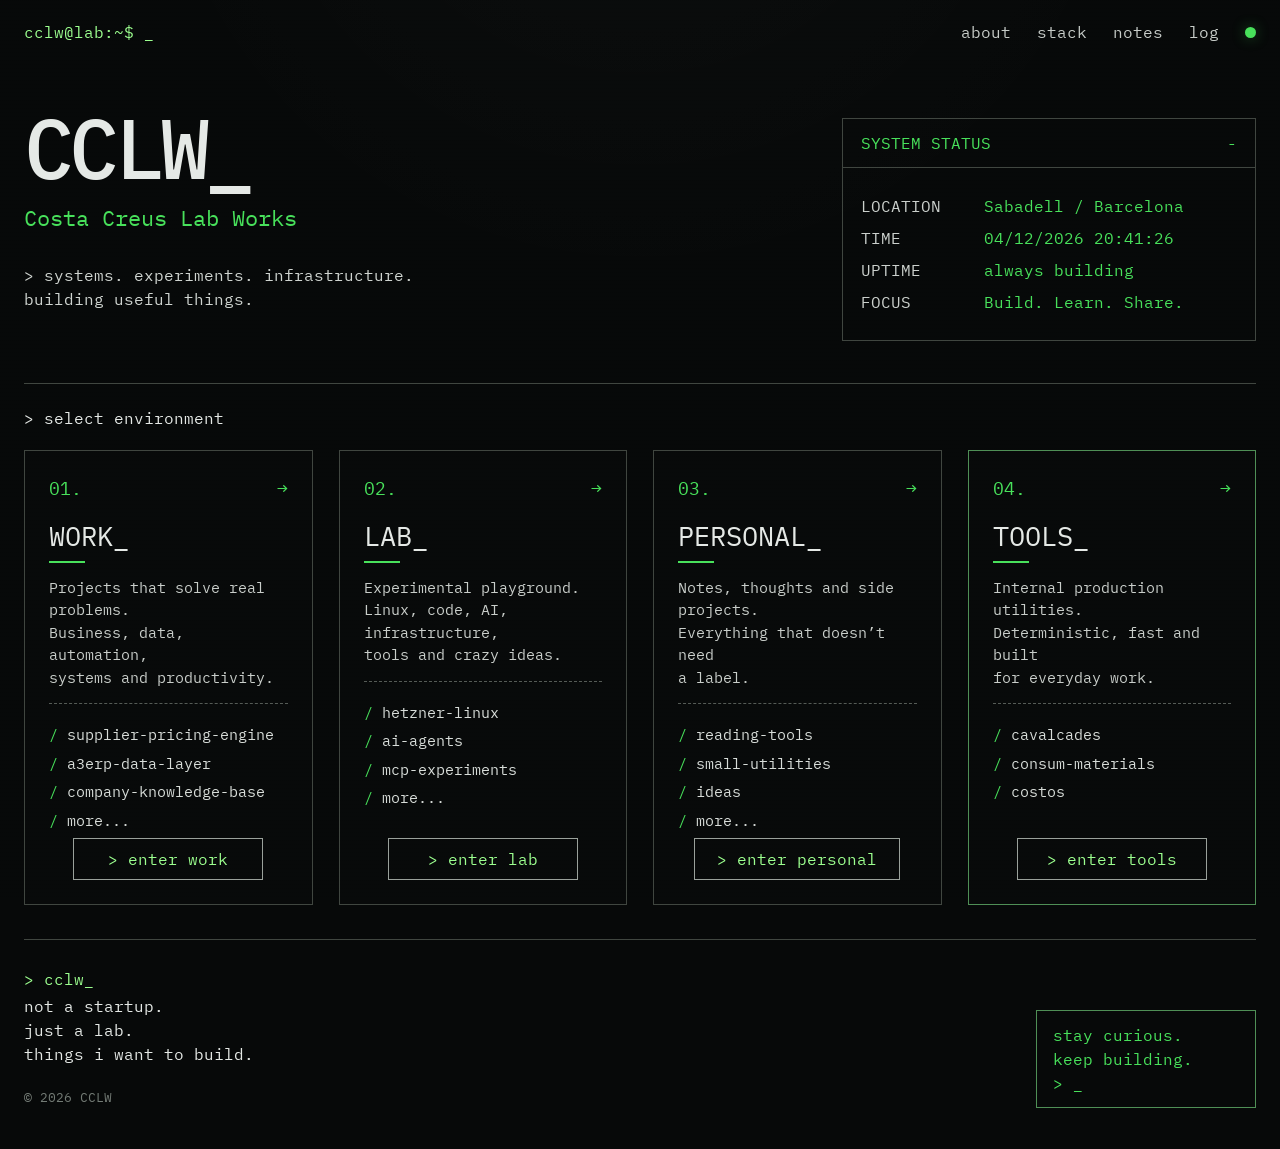
<file: index.html>
<!doctype html>
<html lang="ca">
<head>
  <meta charset="utf-8">
  <meta name="viewport" content="width=device-width,initial-scale=1">
  <meta name="description" content="CCLW — Costa Creus Lab Works. Work, Lab, Personal & Tools.">
  <title>CCLW_ — Costa Creus Lab Works</title>
  <link rel="preconnect" href="https://fonts.googleapis.com">
  <link rel="preconnect" href="https://fonts.gstatic.com" crossorigin>
  <link href="https://fonts.googleapis.com/css2?family=IBM+Plex+Mono:wght@400;500;600&display=swap" rel="stylesheet">
  <link rel="stylesheet" href="./styles.css">
</head>
<body>
  <div class="scanlines" aria-hidden="true"></div>

  <header class="topbar shell">
    <a class="prompt brand-mini" href="#top">cclw@lab:~$ <span class="cursor">_</span></a>
    <nav aria-label="Navegació principal">
      <a href="#about">about</a>
      <a href="#stack">stack</a>
      <a href="#notes">notes</a>
      <a href="#log">log</a>
      <span class="status-dot" title="online" aria-label="online"></span>
    </nav>
  </header>

  <main id="top" class="shell">
    <section class="hero">
      <div>
        <h1>CCLW<span class="cursor">_</span></h1>
        <p class="subtitle">Costa Creus Lab Works</p>
        <p class="lead">&gt; systems. experiments. infrastructure.<br>building useful things.</p>
      </div>

      <aside class="status-card" aria-label="System status">
        <div class="status-card__head">
          <span>SYSTEM STATUS</span><span>-</span>
        </div>
        <dl>
          <div><dt>LOCATION</dt><dd>Sabadell / Barcelona</dd></div>
          <div><dt>TIME</dt><dd id="clock">--:--:--</dd></div>
          <div><dt>UPTIME</dt><dd>always building</dd></div>
          <div><dt>FOCUS</dt><dd>Build. Learn. Share.</dd></div>
        </dl>
      </aside>
    </section>

    <section class="environments" aria-labelledby="select-env">
      <p id="select-env" class="section-kicker">&gt; select environment</p>

      <div class="cards">
        <article class="card" id="work">
          <div class="card-top"><span>01.</span><span>→</span></div>
          <h2>WORK<span class="cursor">_</span></h2>
          <div class="accent-line"></div>
          <p>Projects that solve real problems.<br>Business, data, automation,<br>systems and productivity.</p>
          <ul>
            <li>supplier-pricing-engine</li>
            <li>a3erp-data-layer</li>
            <li>company-knowledge-base</li>
            <li>more...</li>
          </ul>
          <a class="terminal-button" href="./work.html">&gt; enter work</a>
        </article>

        <article class="card" id="lab">
          <div class="card-top"><span>02.</span><span>→</span></div>
          <h2>LAB<span class="cursor">_</span></h2>
          <div class="accent-line"></div>
          <p>Experimental playground.<br>Linux, code, AI, infrastructure,<br>tools and crazy ideas.</p>
          <ul>
            <li>hetzner-linux</li>
            <li>ai-agents</li>
            <li>mcp-experiments</li>
            <li>more...</li>
          </ul>
          <a class="terminal-button" href="./lab.html">&gt; enter lab</a>
        </article>

        <article class="card" id="personal">
          <div class="card-top"><span>03.</span><span>→</span></div>
          <h2>PERSONAL<span class="cursor">_</span></h2>
          <div class="accent-line"></div>
          <p>Notes, thoughts and side projects.<br>Everything that doesn’t need<br>a label.</p>
          <ul>
            <li>reading-tools</li>
            <li>small-utilities</li>
            <li>ideas</li>
            <li>more...</li>
          </ul>
          <a class="terminal-button" href="./personal.html">&gt; enter personal</a>
        </article>

        <article class="card card--tools" id="tools">
          <div class="card-top"><span>04.</span><span>→</span></div>
          <h2>TOOLS<span class="cursor">_</span></h2>
          <div class="accent-line"></div>
          <p>Internal production utilities.<br>Deterministic, fast and built<br>for everyday work.</p>
          <ul>
            <li>cavalcades</li>
            <li>consum-materials</li>
            <li>costos</li>
          </ul>
          <a class="terminal-button" href="./tools.html">&gt; enter tools</a>
        </article>
      </div>
    </section>

    <section id="about" class="footer-grid">
      <div>
        <p class="prompt">&gt; cclw_</p>
        <p>not a startup.<br>just a lab.<br>things i want to build.</p>
        <small>© 2026 CCLW</small>
      </div>

      <div class="motto">
        stay curious.<br>
        keep building.<br>
        &gt; <span class="cursor">_</span>
      </div>
    </section>

    <section id="stack" class="hidden-anchor" aria-hidden="true"></section>
    <section id="notes" class="hidden-anchor" aria-hidden="true"></section>
    <section id="log" class="hidden-anchor" aria-hidden="true"></section>
  </main>

  <script src="./script.js"></script>
</body>
</html>
</file>
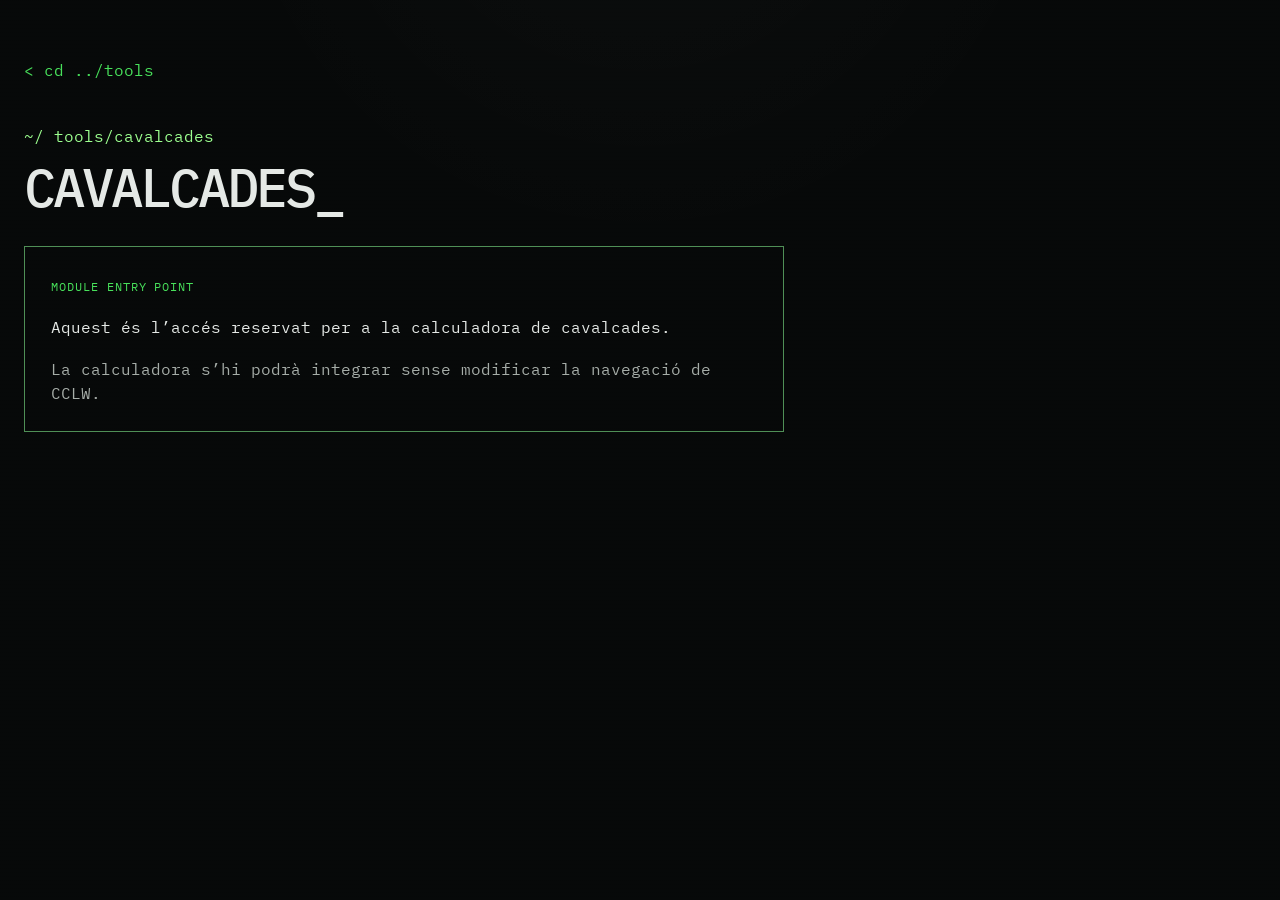
<file: cavalcades.html>
<!doctype html>
<html lang="ca">
<head>
  <meta charset="utf-8">
  <meta name="viewport" content="width=device-width,initial-scale=1">
  <meta name="description" content="CCLW Tools — Cavalcades.">
  <title>CAVALCADES — CCLW_</title>
  <link rel="preconnect" href="https://fonts.googleapis.com">
  <link rel="preconnect" href="https://fonts.gstatic.com" crossorigin>
  <link href="https://fonts.googleapis.com/css2?family=IBM+Plex+Mono:wght@400;500;600&display=swap" rel="stylesheet">
  <link rel="stylesheet" href="./styles.css">
</head>
<body>
  <div class="scanlines" aria-hidden="true"></div>
  <main class="shell subpage">
    <a class="back" href="./tools.html">&lt; cd ../tools</a>
    <p class="prompt">~/ tools/cavalcades</p>
    <h1>CAVALCADES<span class="cursor">_</span></h1>
    <div class="module-panel">
      <span class="tool-status">MODULE ENTRY POINT</span>
      <p>Aquest és l’accés reservat per a la calculadora de cavalcades.</p>
      <p class="muted">La calculadora s’hi podrà integrar sense modificar la navegació de CCLW.</p>
    </div>
  </main>
</body>
</html>
</file>
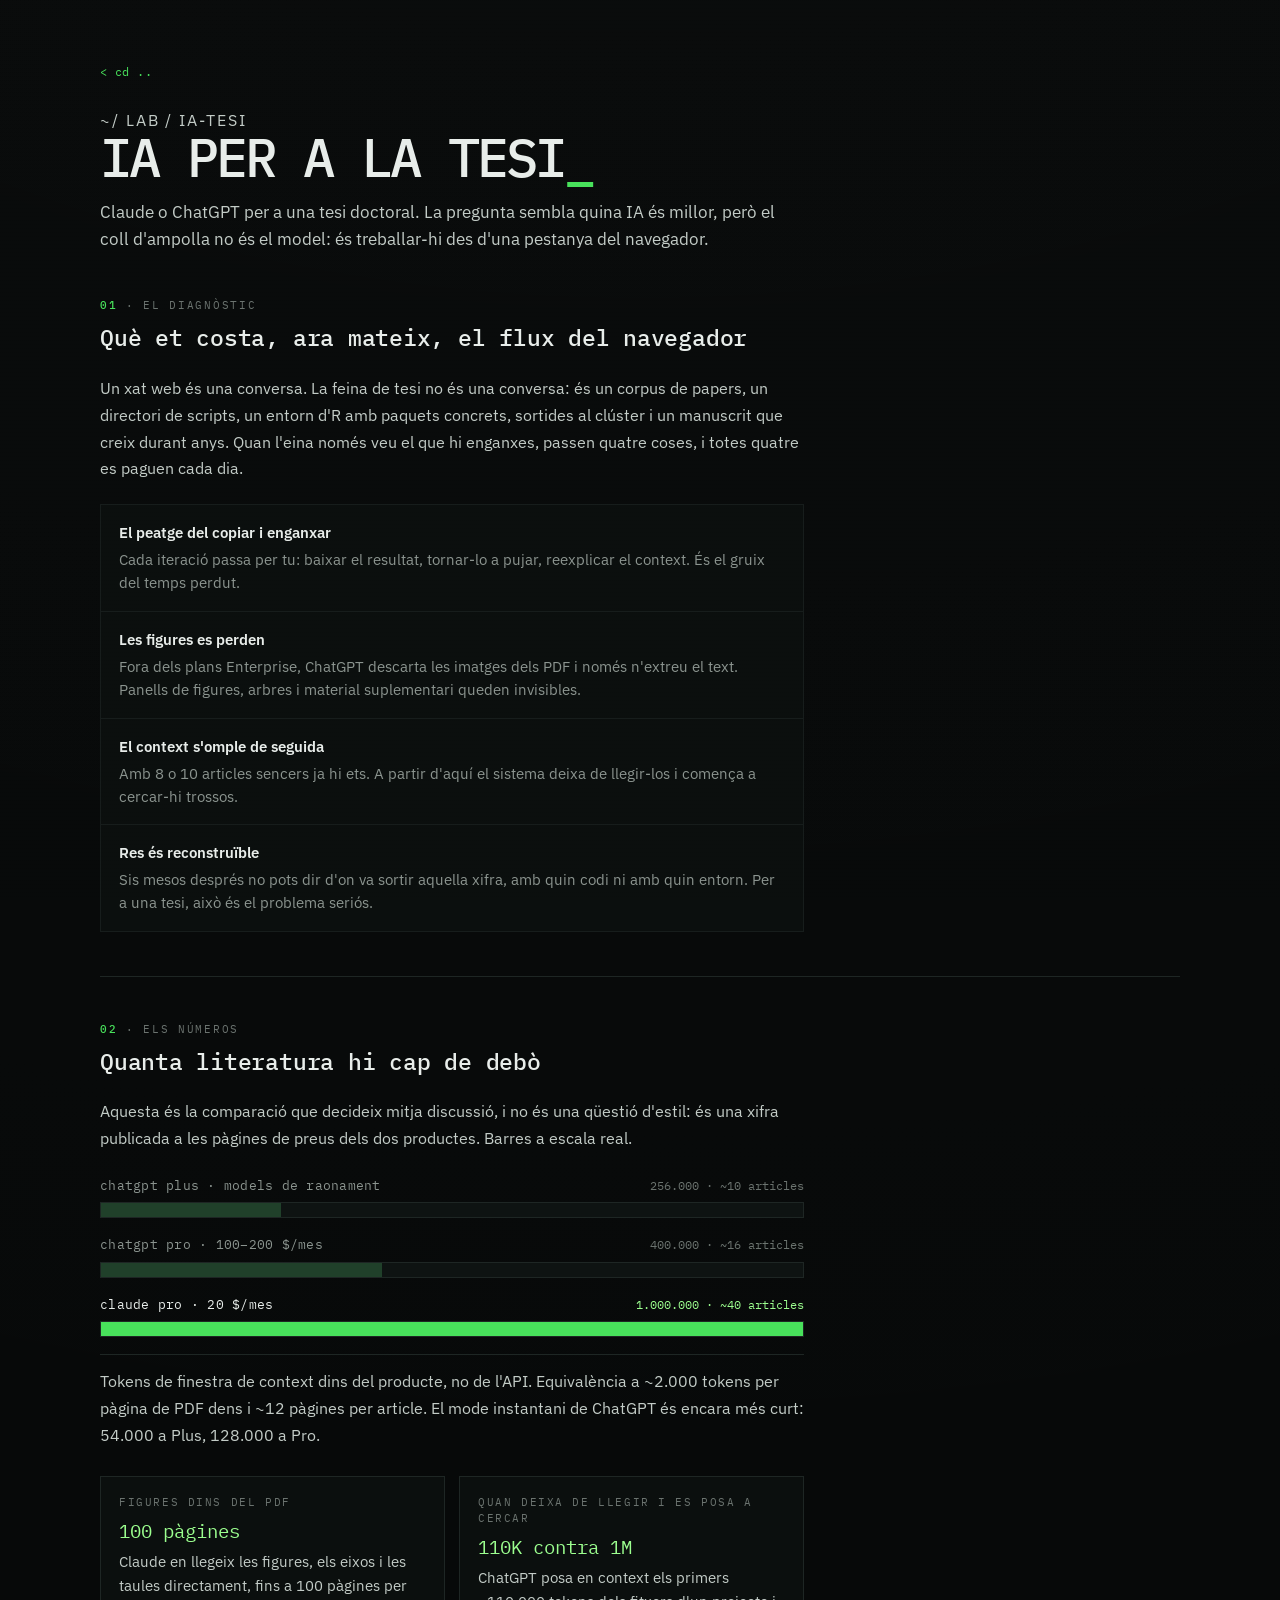
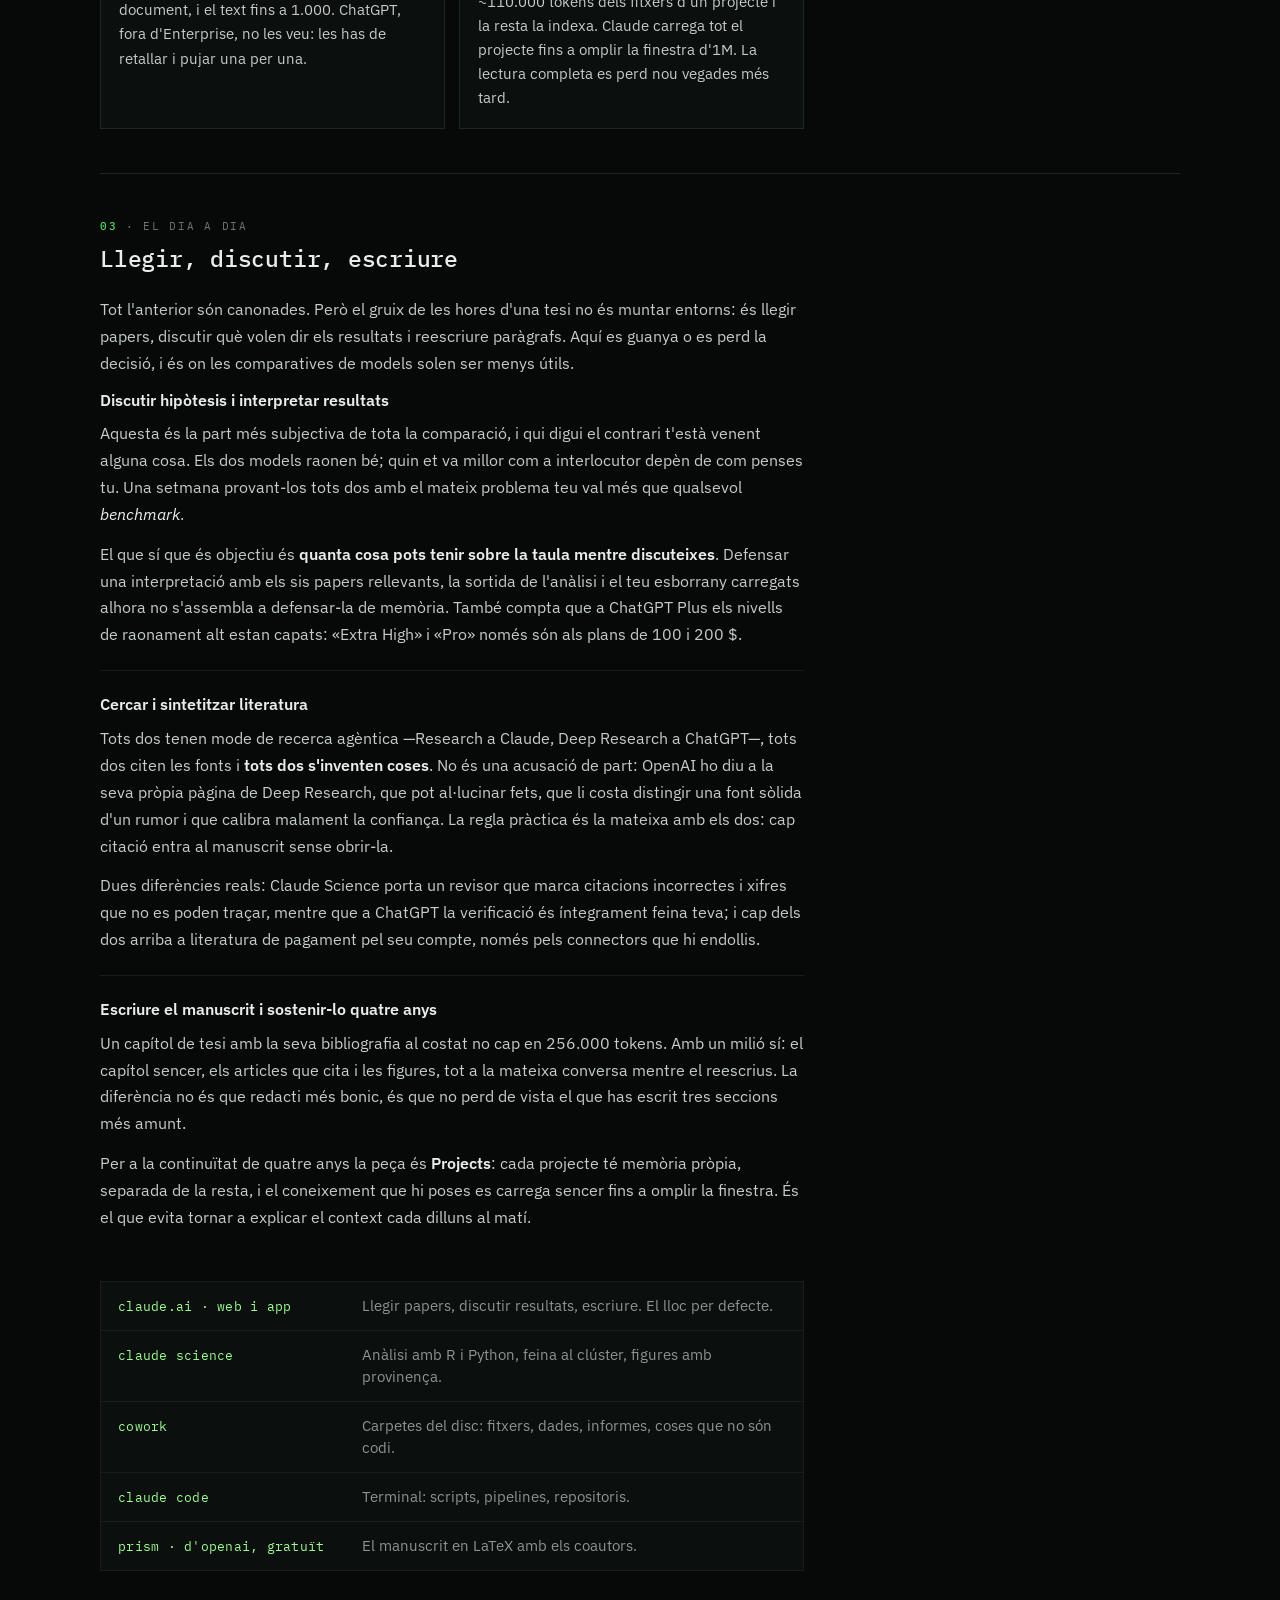
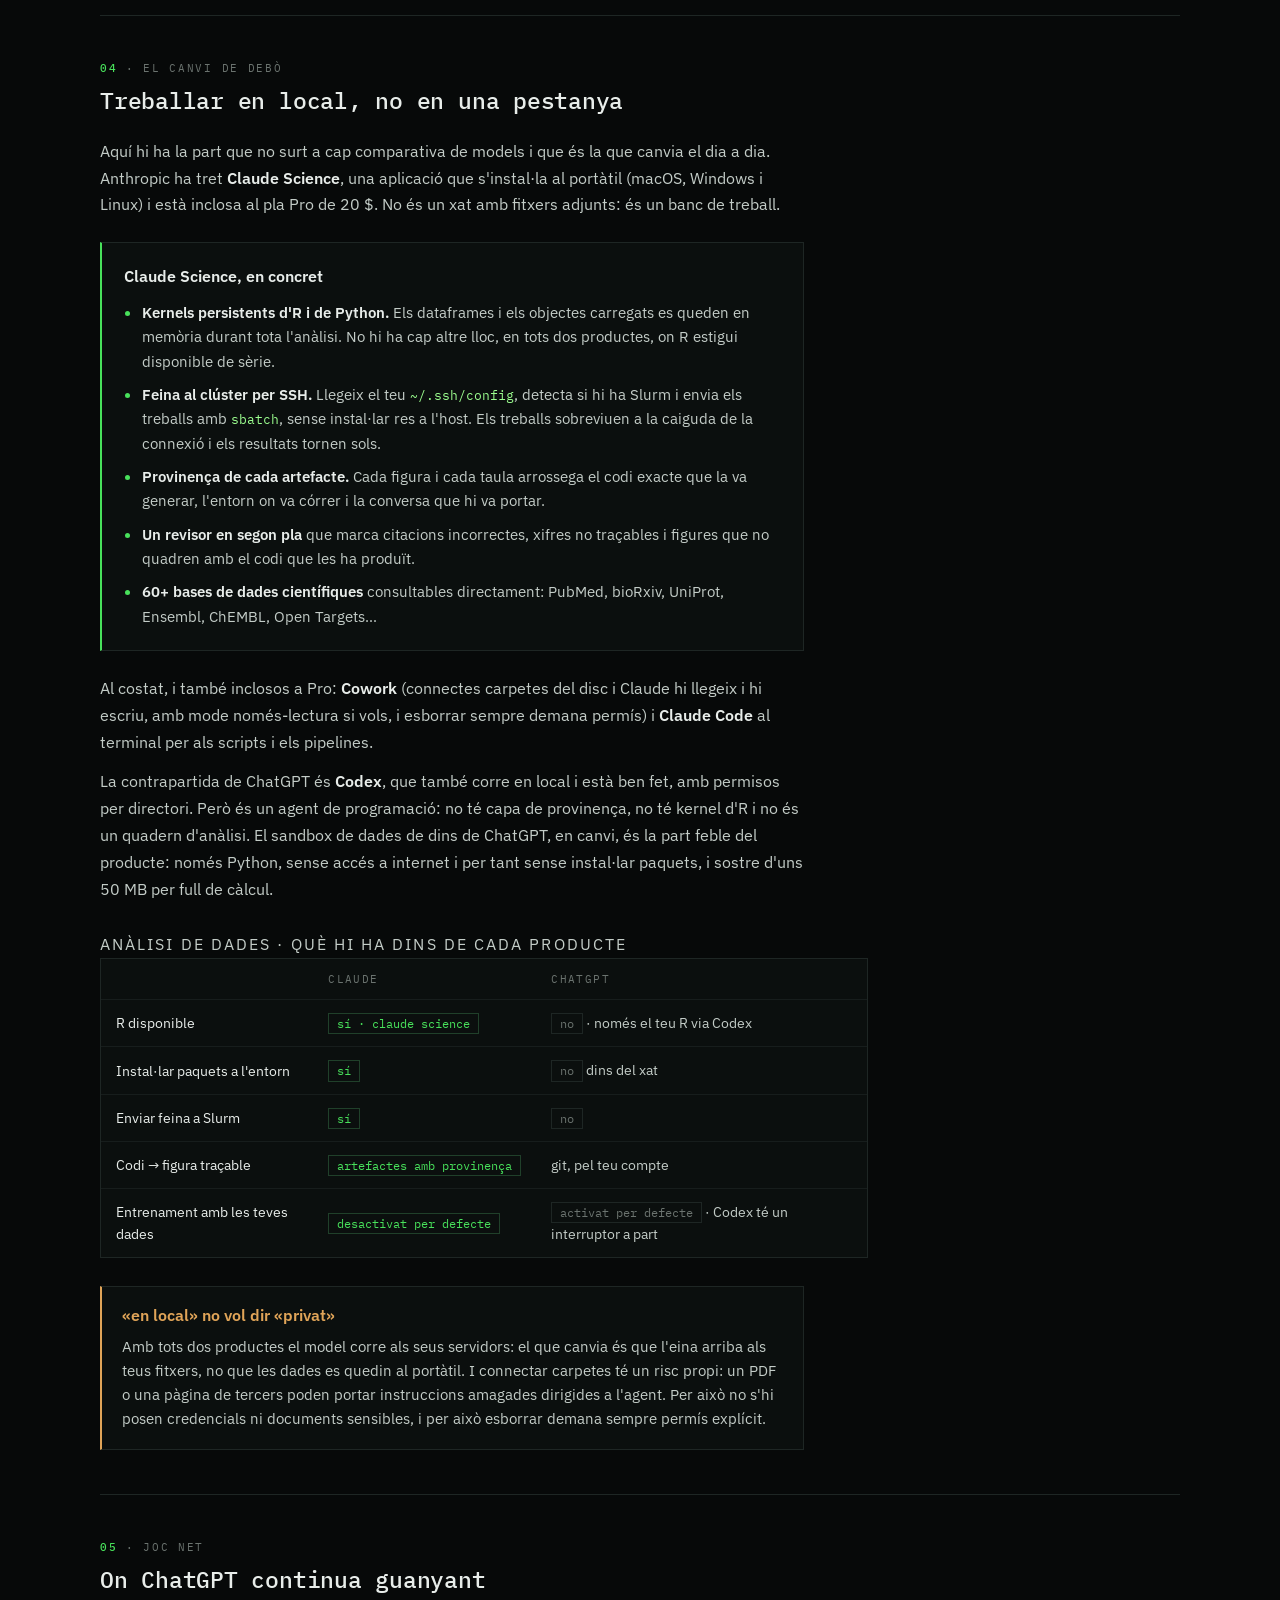
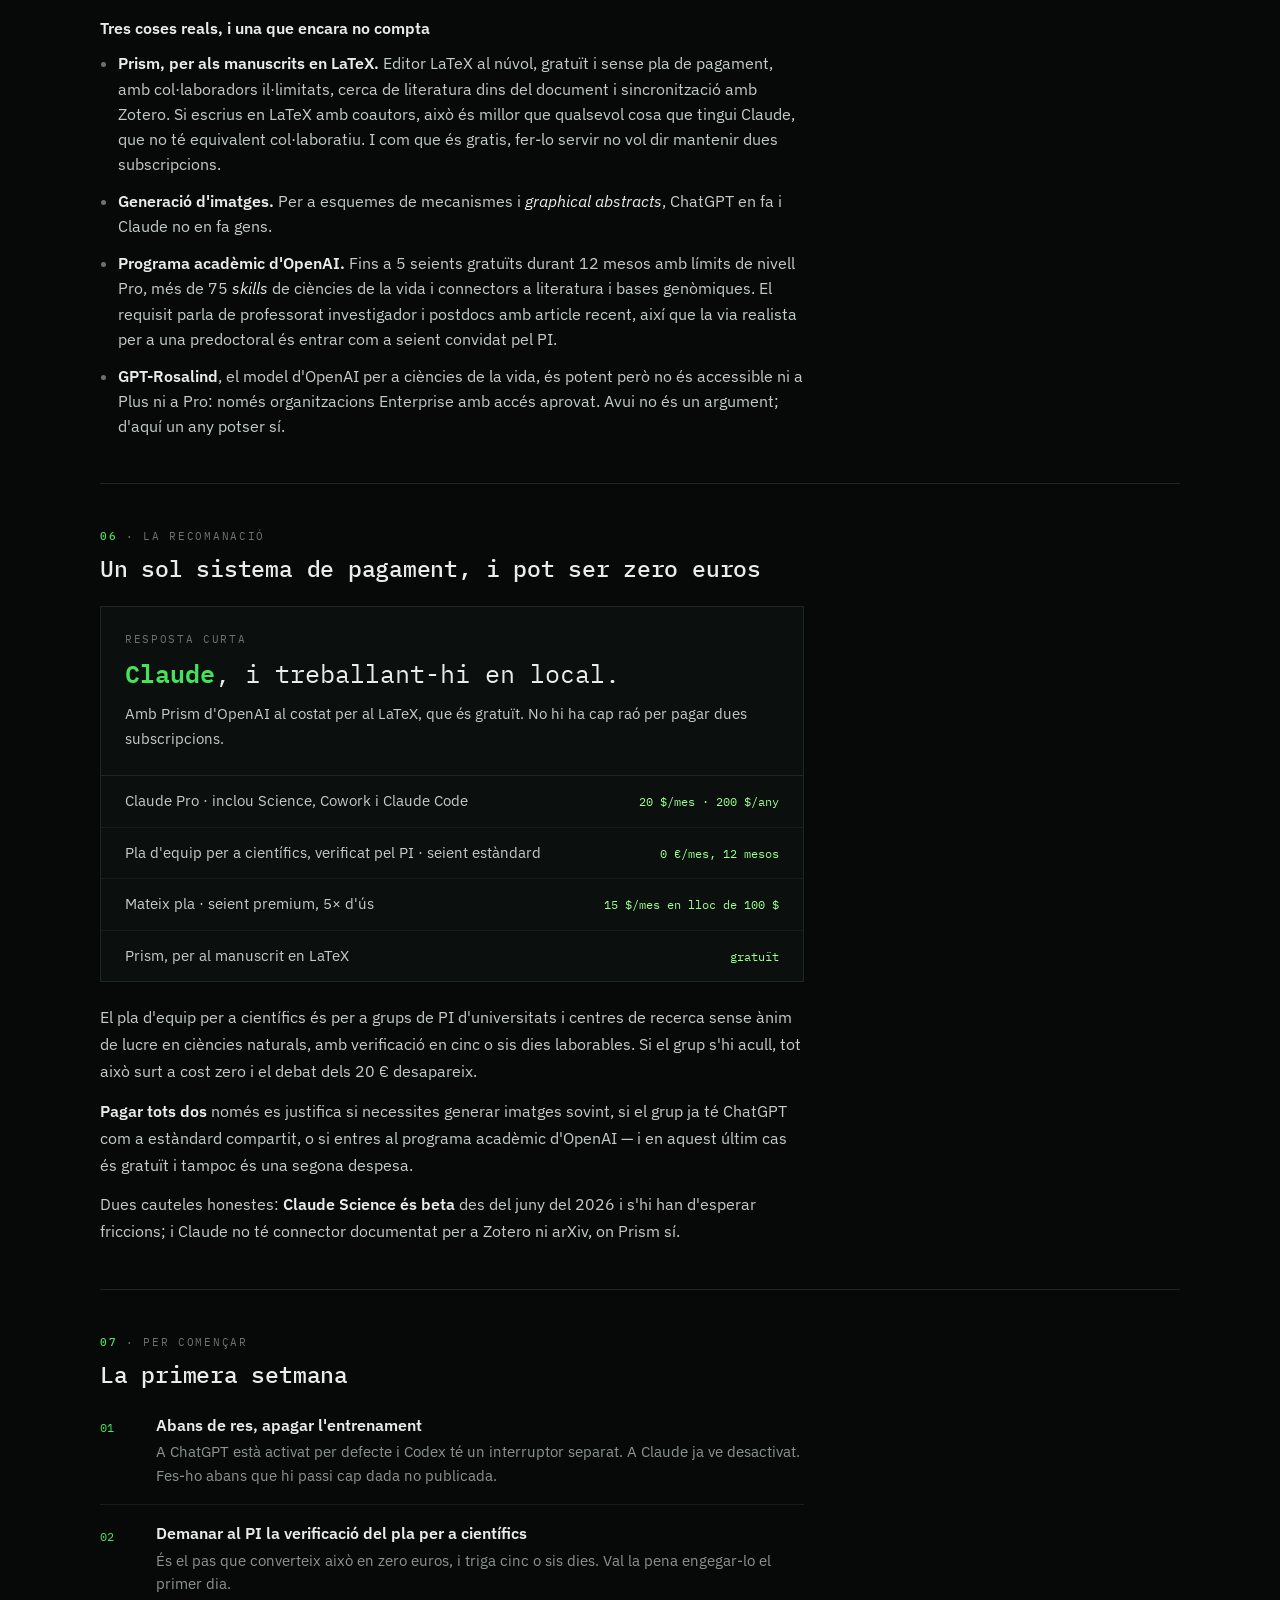
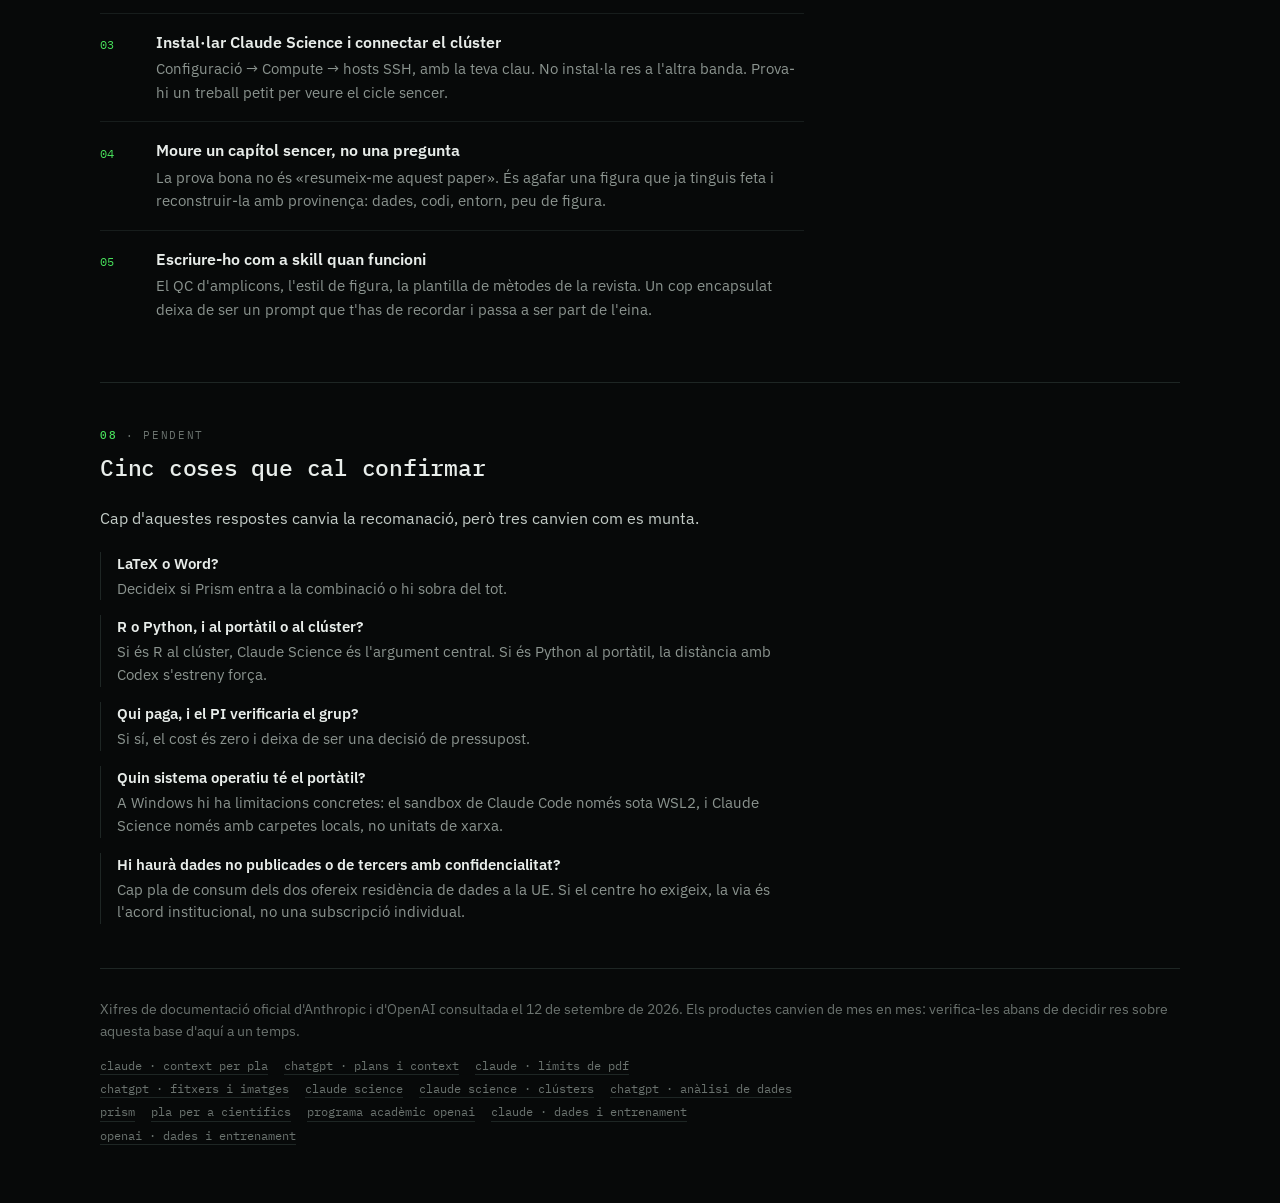
<file: ia-tesi.html>
<!doctype html>
<html lang="ca">
<head>
<meta charset="utf-8"><meta name="viewport" content="width=device-width,initial-scale=1">
<title>IA PER A LA TESI — CCLW_</title>
<meta name="robots" content="noindex">
<link rel="preconnect" href="https://fonts.googleapis.com">
<link rel="preconnect" href="https://fonts.gstatic.com" crossorigin>
<link href="https://fonts.googleapis.com/css2?family=IBM+Plex+Mono:wght@400;500;600&family=IBM+Plex+Sans:wght@400;500;600&display=swap" rel="stylesheet">
<link rel="stylesheet" href="./styles.css">
<style>
/* ---- ia-tesi.html · estils propis, prefix tz- ---- */
.tz{
  --tz-panel:#0b0f0e;
  --tz-panel-2:#0e1312;
  --tz-text:#e8edea;
  --tz-body:#c3ccc7;
  --tz-dim:#8b948f;
  --tz-faint:#6b736f;
  --tz-accent:#48e15b;
  --tz-accent-soft:#9cff8f;
  --tz-warn:#e0a458;
  --tz-line:#1e2624;
  --tz-line-soft:#171d1c;
  --tz-col:44rem;
  --tz-sans:"IBM Plex Sans",-apple-system,BlinkMacSystemFont,"Segoe UI",system-ui,sans-serif;
  --tz-mono:"IBM Plex Mono",ui-monospace,Consolas,monospace;
}
.tz *{box-sizing:border-box}

/* ---- base de reserva: només actua si styles.css no hi és ----
   Totes les regles van dins de :where(), o sigui a especificitat zero:
   qualsevol regla del styles.css del lloc les guanya sense discussió. */
:where(html){background:#070909}
:where(body){
  margin:0;background:#070909;color:#c3ccc7;
  font-family:"IBM Plex Sans",-apple-system,BlinkMacSystemFont,"Segoe UI",system-ui,sans-serif;
}
:where(main.tz){
  display:block;max-width:min(1080px,100%);margin:0 auto;
  padding-left:clamp(20px,5vw,56px);padding-right:clamp(20px,5vw,56px);
  padding-block:40px 88px;
}
:where(main.tz .back){
  display:inline-block;font-family:var(--tz-mono);font-size:.78rem;
  color:var(--tz-faint);text-decoration:none;letter-spacing:.04em;
}
:where(main.tz .back:hover){color:var(--tz-accent)}
:where(main.tz .prompt){
  font-family:var(--tz-mono);font-size:.75rem;color:var(--tz-faint);
  letter-spacing:.12em;text-transform:uppercase;margin:22px 0 6px;
}
:where(main.tz h1){
  font-family:var(--tz-mono);font-weight:500;
  font-size:clamp(1.7rem,5vw,2.5rem);line-height:1.12;letter-spacing:-.02em;
  color:var(--tz-text);margin:0 0 18px;
}
:where(main.tz .cursor){color:var(--tz-accent)}
:where(main.tz .lead){margin:0 0 4px}
:where(.scanlines){
  position:fixed;inset:0;pointer-events:none;z-index:2;
  background:repeating-linear-gradient(to bottom,rgba(255,255,255,.014) 0 1px,transparent 1px 3px);
}

/* una sola amplada de columna per a tot */
.tz-sec > *,.tz-foot > *{max-width:var(--tz-col)}
.tz .lead{
  font-family:var(--tz-sans);font-size:1.06rem;line-height:1.6;
  color:var(--tz-body);max-width:var(--tz-col);
}

/* prosa */
.tz p,.tz li{font-family:var(--tz-sans);color:var(--tz-body);max-width:none}
.tz p{margin:0;font-size:1rem;line-height:1.68}
.tz p + p{margin-top:.8em}
.tz strong{color:var(--tz-text);font-weight:600}
.tz em{font-style:italic;color:var(--tz-text)}
.tz code{font-family:var(--tz-mono);color:var(--tz-accent-soft);font-size:.88em}

/* seccions */
.tz-sec{padding-block:44px;border-top:1px solid var(--tz-line)}
.tz-sec:first-of-type{border-top:0}
.tz-head{display:flex;flex-direction:column;gap:9px;margin-bottom:22px}
.tz-eyebrow{
  font-family:var(--tz-mono);font-size:.7rem;letter-spacing:.15em;
  text-transform:uppercase;color:var(--tz-faint);
}
.tz-eyebrow b{color:var(--tz-accent);font-weight:500}
.tz h2{
  font-family:var(--tz-mono);font-size:clamp(1.15rem,3vw,1.45rem);line-height:1.28;
  letter-spacing:-.01em;color:var(--tz-text);font-weight:500;margin:0;
}
.tz h3{
  font-family:var(--tz-sans);font-size:1.02rem;line-height:1.4;
  color:var(--tz-text);font-weight:600;margin:0;
}

/* fricció */
.tz-grid2{display:grid;gap:1px;background:var(--tz-line-soft);border:1px solid var(--tz-line-soft);margin:0;padding:0;list-style:none}
.tz-grid2 li{background:var(--tz-panel);padding:16px 18px;display:grid;gap:5px}
.tz-grid2 b{font-family:var(--tz-sans);color:var(--tz-text);font-weight:600;font-size:.96rem}
.tz-grid2 span{font-family:var(--tz-sans);font-size:.92rem;line-height:1.55;color:var(--tz-dim)}

/* barres */
.tz-bars{display:flex;flex-direction:column;gap:17px}
.tz-bar{display:grid;gap:7px}
.tz-bar-top{display:flex;justify-content:space-between;align-items:baseline;gap:14px;flex-wrap:wrap}
.tz-bar-name{font-family:var(--tz-mono);font-size:.8rem;color:var(--tz-dim);letter-spacing:.02em}
.tz-bar-num{font-family:var(--tz-mono);font-size:.78rem;color:var(--tz-faint);font-variant-numeric:tabular-nums;white-space:nowrap}
.tz-track{height:16px;background:var(--tz-panel-2);border:1px solid var(--tz-line)}
.tz-fill{height:100%;background:#20402a}
.tz-bar.is-hero .tz-fill{background:var(--tz-accent)}
.tz-bar.is-hero .tz-bar-name{color:var(--tz-text)}
.tz-bar.is-hero .tz-bar-num{color:var(--tz-accent-soft)}
.tz-note{
  font-family:var(--tz-mono);font-size:.73rem;color:var(--tz-faint);
  border-top:1px solid var(--tz-line);padding-top:13px;line-height:1.7;
}

/* fets */
.tz-facts{display:grid;gap:14px;margin-top:28px}
.tz-fact{background:var(--tz-panel);border:1px solid var(--tz-line);padding:18px;display:flex;flex-direction:column;gap:8px}
.tz-fact .tz-eyebrow{font-size:.66rem}
.tz-fact .tz-big{font-family:var(--tz-mono);font-size:1.2rem;color:var(--tz-accent-soft);line-height:1.2}
.tz-fact p{font-size:.94rem;line-height:1.6}
@media(min-width:820px){.tz-facts{grid-template-columns:1fr 1fr}}

/* dia a dia */
.tz-daily > div{padding-block:22px;border-top:1px solid var(--tz-line-soft)}
.tz-daily > div:first-child{border-top:0;padding-top:2px}
.tz-daily h3{margin-bottom:9px}

/* mapa d'eines */
.tz-map{margin-top:28px;display:grid;gap:1px;background:var(--tz-line-soft);border:1px solid var(--tz-line-soft)}
.tz-map div{background:var(--tz-panel);padding:13px 17px;display:grid;gap:3px}
.tz-map b{font-family:var(--tz-mono);color:var(--tz-accent-soft);font-weight:400;font-size:.8rem;letter-spacing:.02em}
.tz-map span{font-family:var(--tz-sans);font-size:.92rem;color:var(--tz-dim)}
@media(min-width:700px){.tz-map div{grid-template-columns:14rem minmax(0,1fr);gap:20px;align-items:baseline}}

/* taula */
.tz-tablewrap{overflow-x:auto;border:1px solid var(--tz-line);background:var(--tz-panel)}
.tz-tablewrap table{border-collapse:collapse;width:100%;min-width:500px;font-size:.9rem;font-family:var(--tz-sans)}
.tz-tablewrap th,.tz-tablewrap td{text-align:left;padding:12px 15px;border-bottom:1px solid var(--tz-line-soft);vertical-align:middle;color:var(--tz-body)}
.tz-tablewrap thead th{font-family:var(--tz-mono);font-size:.68rem;letter-spacing:.13em;text-transform:uppercase;color:var(--tz-faint);font-weight:400;background:transparent}
.tz-tablewrap tbody tr:last-child td{border-bottom:0}
.tz-tablewrap td:first-child{color:var(--tz-text)}
.tz-cap{font-family:var(--tz-mono);font-size:.7rem;color:var(--tz-faint);margin-bottom:10px;letter-spacing:.13em;text-transform:uppercase}
.tz-pill{display:inline-block;font-family:var(--tz-mono);font-size:.72rem;padding:1px 8px;white-space:nowrap;border:1px solid}
.tz-pill.ok{color:var(--tz-accent);border-color:#20402a}
.tz-pill.ko{color:var(--tz-faint);border-color:var(--tz-line)}

/* panells */
.tz-panel{background:var(--tz-panel);border:1px solid var(--tz-line);border-left:2px solid var(--tz-accent);padding:22px}
.tz-panel h3{margin-bottom:12px}
.tz-panel ul{margin:0;padding-left:1.1em}
.tz-panel li{margin-top:9px;font-size:.95rem;line-height:1.6}
.tz-panel li::marker{color:var(--tz-accent)}
.tz-fair{padding:0}
.tz-fair h3{margin-bottom:12px}
.tz-fair ul{margin:0;padding-left:1.1em}
.tz-fair li{margin-top:12px;font-size:.97rem;line-height:1.62}
.tz-fair li::marker{color:var(--tz-faint)}
.tz-warnbox{margin-top:28px;border:1px solid var(--tz-line);border-left:2px solid var(--tz-warn);padding:18px 20px;background:var(--tz-panel)}
.tz-warnbox h3{margin-bottom:8px;font-size:.98rem;color:var(--tz-warn)}
.tz-warnbox p{font-size:.94rem;line-height:1.6}

/* veredicte */
.tz-verdict{border:1px solid var(--tz-line);background:var(--tz-panel)}
.tz-verdict-top{padding:24px;border-bottom:1px solid var(--tz-line);display:flex;flex-direction:column;gap:10px}
.tz-answer{font-family:var(--tz-mono);font-size:clamp(1.2rem,3.4vw,1.55rem);color:var(--tz-text);line-height:1.3}
.tz-answer b{color:var(--tz-accent);font-weight:600}
.tz-verdict-rows{display:grid;gap:1px;background:var(--tz-line-soft)}
.tz-vrow{background:var(--tz-panel);padding:14px 24px;display:flex;flex-wrap:wrap;gap:3px 16px;justify-content:space-between;align-items:baseline}
.tz-vrow .k{font-family:var(--tz-sans);font-size:.94rem;color:var(--tz-body)}
.tz-vrow .v{font-family:var(--tz-mono);font-size:.78rem;color:var(--tz-accent-soft);font-variant-numeric:tabular-nums;white-space:nowrap}

/* passos */
.tz-steps{list-style:none;counter-reset:s;margin:0;padding:0}
.tz-steps li{
  counter-increment:s;display:grid;grid-template-columns:2.5rem minmax(0,1fr);
  column-gap:16px;padding:17px 0;border-top:1px solid var(--tz-line-soft);
}
.tz-steps li:first-child{border-top:0;padding-top:2px}
.tz-steps li::before{
  content:counter(s,decimal-leading-zero);grid-column:1;grid-row:1;
  font-family:var(--tz-mono);color:var(--tz-accent);font-size:.78rem;
  padding-top:.3rem;font-variant-numeric:tabular-nums;
}
.tz-steps b{grid-column:2;display:block;font-family:var(--tz-sans);color:var(--tz-text);font-weight:600;font-size:.98rem;margin-bottom:3px}
.tz-steps span{grid-column:2;display:block;font-family:var(--tz-sans);font-size:.93rem;line-height:1.58;color:var(--tz-dim)}

/* preguntes */
.tz-qs{list-style:none;margin:0;padding:0;display:flex;flex-direction:column;gap:15px}
.tz-qs li{padding-left:16px;border-left:1px solid var(--tz-line);display:grid;gap:3px}
.tz-qs b{font-family:var(--tz-sans);color:var(--tz-text);font-weight:600;font-size:.96rem}
.tz-qs span{font-family:var(--tz-sans);font-size:.92rem;line-height:1.55;color:var(--tz-dim)}

/* peu */
.tz-foot{padding-block:30px 0;border-top:1px solid var(--tz-line)}
.tz-foot p{font-size:.85rem;color:var(--tz-faint);line-height:1.6}
.tz-srcs{margin-top:14px;display:flex;flex-wrap:wrap;gap:5px 16px;font-family:var(--tz-mono);font-size:.72rem;max-width:var(--tz-col)}
.tz-srcs a{color:var(--tz-faint);text-decoration:none;border-bottom:1px solid var(--tz-line)}
.tz-srcs a:hover{color:var(--tz-accent);border-bottom-color:var(--tz-accent)}
.tz a:focus-visible{outline:1px solid var(--tz-accent);outline-offset:2px}
@media(prefers-reduced-motion:reduce){.tz *{animation:none!important;transition:none!important}}
</style>
</head>
<body>
<div class="scanlines"></div>
<main class="shell subpage tz">
<a class="back" href="./lab.html">&lt; cd ..</a>
<p class="prompt">~/ lab / ia-tesi</p>
<h1>IA PER A LA TESI<span class="cursor">_</span></h1>
<p class="lead">Claude o ChatGPT per a una tesi doctoral. La pregunta sembla quina IA és millor, però el coll d'ampolla no és el model: és treballar-hi des d'una pestanya del navegador.</p>

<section class="tz-sec">
  <div class="tz-head">
    <span class="tz-eyebrow"><b>01</b> · el diagnòstic</span>
    <h2>Què et costa, ara mateix, el flux del navegador</h2>
  </div>
  <div>
    <p>Un xat web és una conversa. La feina de tesi no és una conversa: és un corpus de papers, un directori de scripts, un entorn d'R amb paquets concrets, sortides al clúster i un manuscrit que creix durant anys. Quan l'eina només veu el que hi enganxes, passen quatre coses, i totes quatre es paguen cada dia.</p>
  </div>
  <ul class="tz-grid2" style="margin-top:22px">
    <li><b>El peatge del copiar i enganxar</b><span>Cada iteració passa per tu: baixar el resultat, tornar-lo a pujar, reexplicar el context. És el gruix del temps perdut.</span></li>
    <li><b>Les figures es perden</b><span>Fora dels plans Enterprise, ChatGPT descarta les imatges dels PDF i només n'extreu el text. Panells de figures, arbres i material suplementari queden invisibles.</span></li>
    <li><b>El context s'omple de seguida</b><span>Amb 8 o 10 articles sencers ja hi ets. A partir d'aquí el sistema deixa de llegir-los i comença a cercar-hi trossos.</span></li>
    <li><b>Res és reconstruïble</b><span>Sis mesos després no pots dir d'on va sortir aquella xifra, amb quin codi ni amb quin entorn. Per a una tesi, això és el problema seriós.</span></li>
  </ul>
</section>

<section class="tz-sec">
  <div class="tz-head">
    <span class="tz-eyebrow"><b>02</b> · els números</span>
    <h2>Quanta literatura hi cap de debò</h2>
  </div>
  <div style="margin-bottom:24px">
    <p>Aquesta és la comparació que decideix mitja discussió, i no és una qüestió d'estil: és una xifra publicada a les pàgines de preus dels dos productes. Barres a escala real.</p>
  </div>
  <div class="tz-bars" role="img" aria-label="Finestra de context: ChatGPT Plus 256.000 tokens, ChatGPT Pro 400.000, Claude Pro 1.000.000">
    <div class="tz-bar">
      <div class="tz-bar-top"><span class="tz-bar-name">chatgpt plus · models de raonament</span><span class="tz-bar-num">256.000 · ~10 articles</span></div>
      <div class="tz-track"><div class="tz-fill" style="width:25.6%"></div></div>
    </div>
    <div class="tz-bar">
      <div class="tz-bar-top"><span class="tz-bar-name">chatgpt pro · 100–200 $/mes</span><span class="tz-bar-num">400.000 · ~16 articles</span></div>
      <div class="tz-track"><div class="tz-fill" style="width:40%"></div></div>
    </div>
    <div class="tz-bar is-hero">
      <div class="tz-bar-top"><span class="tz-bar-name">claude pro · 20 $/mes</span><span class="tz-bar-num">1.000.000 · ~40 articles</span></div>
      <div class="tz-track"><div class="tz-fill" style="width:100%"></div></div>
    </div>
    <p class="tz-note">Tokens de finestra de context dins del producte, no de l'API. Equivalència a ~2.000 tokens per pàgina de PDF dens i ~12 pàgines per article. El mode instantani de ChatGPT és encara més curt: 54.000 a Plus, 128.000 a Pro.</p>
  </div>
  <div class="tz-facts">
    <div class="tz-fact">
      <span class="tz-eyebrow">figures dins del pdf</span>
      <span class="tz-big">100 pàgines</span>
      <p>Claude en llegeix les figures, els eixos i les taules directament, fins a 100 pàgines per document, i el text fins a 1.000. ChatGPT, fora d'Enterprise, no les veu: les has de retallar i pujar una per una.</p>
    </div>
    <div class="tz-fact">
      <span class="tz-eyebrow">quan deixa de llegir i es posa a cercar</span>
      <span class="tz-big">110K contra 1M</span>
      <p>ChatGPT posa en context els primers ~110.000 tokens dels fitxers d'un projecte i la resta la indexa. Claude carrega tot el projecte fins a omplir la finestra d'1M. La lectura completa es perd nou vegades més tard.</p>
    </div>
  </div>
</section>

<section class="tz-sec">
  <div class="tz-head">
    <span class="tz-eyebrow"><b>03</b> · el dia a dia</span>
    <h2>Llegir, discutir, escriure</h2>
  </div>
  <div style="margin-bottom:10px">
    <p>Tot l'anterior són canonades. Però el gruix de les hores d'una tesi no és muntar entorns: és llegir papers, discutir què volen dir els resultats i reescriure paràgrafs. Aquí es guanya o es perd la decisió, i és on les comparatives de models solen ser menys útils.</p>
  </div>
  <div class="tz-daily">
    <div>
      <h3>Discutir hipòtesis i interpretar resultats</h3>
      <p>Aquesta és la part més subjectiva de tota la comparació, i qui digui el contrari t'està venent alguna cosa. Els dos models raonen bé; quin et va millor com a interlocutor depèn de com penses tu. Una setmana provant-los tots dos amb el mateix problema teu val més que qualsevol <em>benchmark</em>.</p>
      <p>El que sí que és objectiu és <strong>quanta cosa pots tenir sobre la taula mentre discuteixes</strong>. Defensar una interpretació amb els sis papers rellevants, la sortida de l'anàlisi i el teu esborrany carregats alhora no s'assembla a defensar-la de memòria. També compta que a ChatGPT Plus els nivells de raonament alt estan capats: «Extra High» i «Pro» només són als plans de 100 i 200 $.</p>
    </div>
    <div>
      <h3>Cercar i sintetitzar literatura</h3>
      <p>Tots dos tenen mode de recerca agèntica —Research a Claude, Deep Research a ChatGPT—, tots dos citen les fonts i <strong>tots dos s'inventen coses</strong>. No és una acusació de part: OpenAI ho diu a la seva pròpia pàgina de Deep Research, que pot al·lucinar fets, que li costa distingir una font sòlida d'un rumor i que calibra malament la confiança. La regla pràctica és la mateixa amb els dos: cap citació entra al manuscrit sense obrir-la.</p>
      <p>Dues diferències reals: Claude Science porta un revisor que marca citacions incorrectes i xifres que no es poden traçar, mentre que a ChatGPT la verificació és íntegrament feina teva; i cap dels dos arriba a literatura de pagament pel seu compte, només pels connectors que hi endollis.</p>
    </div>
    <div>
      <h3>Escriure el manuscrit i sostenir-lo quatre anys</h3>
      <p>Un capítol de tesi amb la seva bibliografia al costat no cap en 256.000 tokens. Amb un milió sí: el capítol sencer, els articles que cita i les figures, tot a la mateixa conversa mentre el reescrius. La diferència no és que redacti més bonic, és que no perd de vista el que has escrit tres seccions més amunt.</p>
      <p>Per a la continuïtat de quatre anys la peça és <strong>Projects</strong>: cada projecte té memòria pròpia, separada de la resta, i el coneixement que hi poses es carrega sencer fins a omplir la finestra. És el que evita tornar a explicar el context cada dilluns al matí.</p>
    </div>
  </div>
  <div class="tz-map">
    <div><b>claude.ai · web i app</b><span>Llegir papers, discutir resultats, escriure. El lloc per defecte.</span></div>
    <div><b>claude science</b><span>Anàlisi amb R i Python, feina al clúster, figures amb provinença.</span></div>
    <div><b>cowork</b><span>Carpetes del disc: fitxers, dades, informes, coses que no són codi.</span></div>
    <div><b>claude code</b><span>Terminal: scripts, pipelines, repositoris.</span></div>
    <div><b>prism · d'openai, gratuït</b><span>El manuscrit en LaTeX amb els coautors.</span></div>
  </div>
</section>

<section class="tz-sec">
  <div class="tz-head">
    <span class="tz-eyebrow"><b>04</b> · el canvi de debò</span>
    <h2>Treballar en local, no en una pestanya</h2>
  </div>
  <div style="margin-bottom:24px">
    <p>Aquí hi ha la part que no surt a cap comparativa de models i que és la que canvia el dia a dia. Anthropic ha tret <strong>Claude Science</strong>, una aplicació que s'instal·la al portàtil (macOS, Windows i Linux) i està inclosa al pla Pro de 20 $. No és un xat amb fitxers adjunts: és un banc de treball.</p>
  </div>
  <div class="tz-panel">
    <h3>Claude Science, en concret</h3>
    <ul>
      <li><strong>Kernels persistents d'R i de Python.</strong> Els dataframes i els objectes carregats es queden en memòria durant tota l'anàlisi. No hi ha cap altre lloc, en tots dos productes, on R estigui disponible de sèrie.</li>
      <li><strong>Feina al clúster per SSH.</strong> Llegeix el teu <code>~/.ssh/config</code>, detecta si hi ha Slurm i envia els treballs amb <code>sbatch</code>, sense instal·lar res a l'host. Els treballs sobreviuen a la caiguda de la connexió i els resultats tornen sols.</li>
      <li><strong>Provinença de cada artefacte.</strong> Cada figura i cada taula arrossega el codi exacte que la va generar, l'entorn on va córrer i la conversa que hi va portar.</li>
      <li><strong>Un revisor en segon pla</strong> que marca citacions incorrectes, xifres no traçables i figures que no quadren amb el codi que les ha produït.</li>
      <li><strong>60+ bases de dades científiques</strong> consultables directament: PubMed, bioRxiv, UniProt, Ensembl, ChEMBL, Open Targets…</li>
    </ul>
  </div>
  <div style="margin-top:24px">
    <p>Al costat, i també inclosos a Pro: <strong>Cowork</strong> (connectes carpetes del disc i Claude hi llegeix i hi escriu, amb mode només-lectura si vols, i esborrar sempre demana permís) i <strong>Claude Code</strong> al terminal per als scripts i els pipelines.</p>
    <p>La contrapartida de ChatGPT és <strong>Codex</strong>, que també corre en local i està ben fet, amb permisos per directori. Però és un agent de programació: no té capa de provinença, no té kernel d'R i no és un quadern d'anàlisi. El sandbox de dades de dins de ChatGPT, en canvi, és la part feble del producte: només Python, sense accés a internet i per tant sense instal·lar paquets, i sostre d'uns 50 MB per full de càlcul.</p>
  </div>
  <p class="tz-cap" style="margin-top:28px">anàlisi de dades · què hi ha dins de cada producte</p>
  <div class="tz-tablewrap" style="max-width:48rem">
    <table>
      <thead><tr><th>&nbsp;</th><th>claude</th><th>chatgpt</th></tr></thead>
      <tbody>
        <tr><td>R disponible</td><td><span class="tz-pill ok">sí · claude science</span></td><td><span class="tz-pill ko">no</span> · només el teu R via Codex</td></tr>
        <tr><td>Instal·lar paquets a l'entorn</td><td><span class="tz-pill ok">sí</span></td><td><span class="tz-pill ko">no</span> dins del xat</td></tr>
        <tr><td>Enviar feina a Slurm</td><td><span class="tz-pill ok">sí</span></td><td><span class="tz-pill ko">no</span></td></tr>
        <tr><td>Codi → figura traçable</td><td><span class="tz-pill ok">artefactes amb provinença</span></td><td>git, pel teu compte</td></tr>
        <tr><td>Entrenament amb les teves dades</td><td><span class="tz-pill ok">desactivat per defecte</span></td><td><span class="tz-pill ko">activat per defecte</span> · Codex té un interruptor a part</td></tr>
      </tbody>
    </table>
  </div>
  <div class="tz-warnbox">
    <h3>«en local» no vol dir «privat»</h3>
    <p>Amb tots dos productes el model corre als seus servidors: el que canvia és que l'eina arriba als teus fitxers, no que les dades es quedin al portàtil. I connectar carpetes té un risc propi: un PDF o una pàgina de tercers poden portar instruccions amagades dirigides a l'agent. Per això no s'hi posen credencials ni documents sensibles, i per això esborrar demana sempre permís explícit.</p>
  </div>
</section>

<section class="tz-sec">
  <div class="tz-head">
    <span class="tz-eyebrow"><b>05</b> · joc net</span>
    <h2>On ChatGPT continua guanyant</h2>
  </div>
  <div class="tz-fair">
    <h3>Tres coses reals, i una que encara no compta</h3>
    <ul>
      <li><strong>Prism, per als manuscrits en LaTeX.</strong> Editor LaTeX al núvol, gratuït i sense pla de pagament, amb col·laboradors il·limitats, cerca de literatura dins del document i sincronització amb Zotero. Si escrius en LaTeX amb coautors, això és millor que qualsevol cosa que tingui Claude, que no té equivalent col·laboratiu. I com que és gratis, fer-lo servir no vol dir mantenir dues subscripcions.</li>
      <li><strong>Generació d'imatges.</strong> Per a esquemes de mecanismes i <em>graphical abstracts</em>, ChatGPT en fa i Claude no en fa gens.</li>
      <li><strong>Programa acadèmic d'OpenAI.</strong> Fins a 5 seients gratuïts durant 12 mesos amb límits de nivell Pro, més de 75 <em>skills</em> de ciències de la vida i connectors a literatura i bases genòmiques. El requisit parla de professorat investigador i postdocs amb article recent, així que la via realista per a una predoctoral és entrar com a seient convidat pel PI.</li>
      <li><strong>GPT-Rosalind</strong>, el model d'OpenAI per a ciències de la vida, és potent però no és accessible ni a Plus ni a Pro: només organitzacions Enterprise amb accés aprovat. Avui no és un argument; d'aquí un any potser sí.</li>
    </ul>
  </div>
</section>

<section class="tz-sec">
  <div class="tz-head">
    <span class="tz-eyebrow"><b>06</b> · la recomanació</span>
    <h2>Un sol sistema de pagament, i pot ser zero euros</h2>
  </div>
  <div class="tz-verdict">
    <div class="tz-verdict-top">
      <span class="tz-eyebrow">resposta curta</span>
      <div class="tz-answer"><b>Claude</b>, i treballant-hi en local.</div>
      <p style="font-size:.94rem">Amb Prism d'OpenAI al costat per al LaTeX, que és gratuït. No hi ha cap raó per pagar dues subscripcions.</p>
    </div>
    <div class="tz-verdict-rows">
      <div class="tz-vrow"><span class="k">Claude Pro · inclou Science, Cowork i Claude Code</span><span class="v">20 $/mes · 200 $/any</span></div>
      <div class="tz-vrow"><span class="k">Pla d'equip per a científics, verificat pel PI · seient estàndard</span><span class="v">0 €/mes, 12 mesos</span></div>
      <div class="tz-vrow"><span class="k">Mateix pla · seient premium, 5× d'ús</span><span class="v">15 $/mes en lloc de 100 $</span></div>
      <div class="tz-vrow"><span class="k">Prism, per al manuscrit en LaTeX</span><span class="v">gratuït</span></div>
    </div>
  </div>
  <div style="margin-top:22px">
    <p>El pla d'equip per a científics és per a grups de PI d'universitats i centres de recerca sense ànim de lucre en ciències naturals, amb verificació en cinc o sis dies laborables. Si el grup s'hi acull, tot això surt a cost zero i el debat dels 20 € desapareix.</p>
    <p><strong>Pagar tots dos</strong> només es justifica si necessites generar imatges sovint, si el grup ja té ChatGPT com a estàndard compartit, o si entres al programa acadèmic d'OpenAI — i en aquest últim cas és gratuït i tampoc és una segona despesa.</p>
    <p>Dues cauteles honestes: <strong>Claude Science és beta</strong> des del juny del 2026 i s'hi han d'esperar friccions; i Claude no té connector documentat per a Zotero ni arXiv, on Prism sí.</p>
  </div>
</section>

<section class="tz-sec">
  <div class="tz-head">
    <span class="tz-eyebrow"><b>07</b> · per començar</span>
    <h2>La primera setmana</h2>
  </div>
  <ol class="tz-steps">
    <li><b>Abans de res, apagar l'entrenament</b><span>A ChatGPT està activat per defecte i Codex té un interruptor separat. A Claude ja ve desactivat. Fes-ho abans que hi passi cap dada no publicada.</span></li>
    <li><b>Demanar al PI la verificació del pla per a científics</b><span>És el pas que converteix això en zero euros, i triga cinc o sis dies. Val la pena engegar-lo el primer dia.</span></li>
    <li><b>Instal·lar Claude Science i connectar el clúster</b><span>Configuració → Compute → hosts SSH, amb la teva clau. No instal·la res a l'altra banda. Prova-hi un treball petit per veure el cicle sencer.</span></li>
    <li><b>Moure un capítol sencer, no una pregunta</b><span>La prova bona no és «resumeix-me aquest paper». És agafar una figura que ja tinguis feta i reconstruir-la amb provinença: dades, codi, entorn, peu de figura.</span></li>
    <li><b>Escriure-ho com a skill quan funcioni</b><span>El QC d'amplicons, l'estil de figura, la plantilla de mètodes de la revista. Un cop encapsulat deixa de ser un prompt que t'has de recordar i passa a ser part de l'eina.</span></li>
  </ol>
</section>

<section class="tz-sec">
  <div class="tz-head">
    <span class="tz-eyebrow"><b>08</b> · pendent</span>
    <h2>Cinc coses que cal confirmar</h2>
  </div>
  <div style="margin-bottom:20px">
    <p>Cap d'aquestes respostes canvia la recomanació, però tres canvien com es munta.</p>
  </div>
  <ul class="tz-qs">
    <li><b>LaTeX o Word?</b><span>Decideix si Prism entra a la combinació o hi sobra del tot.</span></li>
    <li><b>R o Python, i al portàtil o al clúster?</b><span>Si és R al clúster, Claude Science és l'argument central. Si és Python al portàtil, la distància amb Codex s'estreny força.</span></li>
    <li><b>Qui paga, i el PI verificaria el grup?</b><span>Si sí, el cost és zero i deixa de ser una decisió de pressupost.</span></li>
    <li><b>Quin sistema operatiu té el portàtil?</b><span>A Windows hi ha limitacions concretes: el sandbox de Claude Code només sota WSL2, i Claude Science només amb carpetes locals, no unitats de xarxa.</span></li>
    <li><b>Hi haurà dades no publicades o de tercers amb confidencialitat?</b><span>Cap pla de consum dels dos ofereix residència de dades a la UE. Si el centre ho exigeix, la via és l'acord institucional, no una subscripció individual.</span></li>
  </ul>
</section>

<div class="tz-foot">
  <p>Xifres de documentació oficial d'Anthropic i d'OpenAI consultada el 12 de setembre de 2026. Els productes canvien de mes en mes: verifica-les abans de decidir res sobre aquesta base d'aquí a un temps.</p>
  <div class="tz-srcs">
    <a href="https://support.claude.com/en/articles/8606394-how-large-is-the-context-window-on-paid-claude-plans">claude · context per pla</a>
    <a href="https://chatgpt.com/pricing/">chatgpt · plans i context</a>
    <a href="https://support.claude.com/en/articles/8241126-upload-files-to-claude">claude · límits de pdf</a>
    <a href="https://help.openai.com/en/articles/8555545-file-uploads-faq">chatgpt · fitxers i imatges</a>
    <a href="https://claude.com/product/claude-science">claude science</a>
    <a href="https://claude.com/docs/claude-science/remote-compute-clusters">claude science · clústers</a>
    <a href="https://help.openai.com/en/articles/8437071-data-analysis-with-chatgpt">chatgpt · anàlisi de dades</a>
    <a href="https://openai.com/prism/">prism</a>
    <a href="https://claude.com/programs/team-plan-for-scientists">pla per a científics</a>
    <a href="https://help.openai.com/en/articles/20001406-chatgpt-for-academic-researchers">programa acadèmic openai</a>
    <a href="https://privacy.claude.com/en/articles/10023580-is-my-data-used-for-model-training">claude · dades i entrenament</a>
    <a href="https://help.openai.com/en/articles/5722486-how-your-data-is-used-to-improve-model-performance">openai · dades i entrenament</a>
  </div>
</div>

</main>
</body>
</html>
</file>
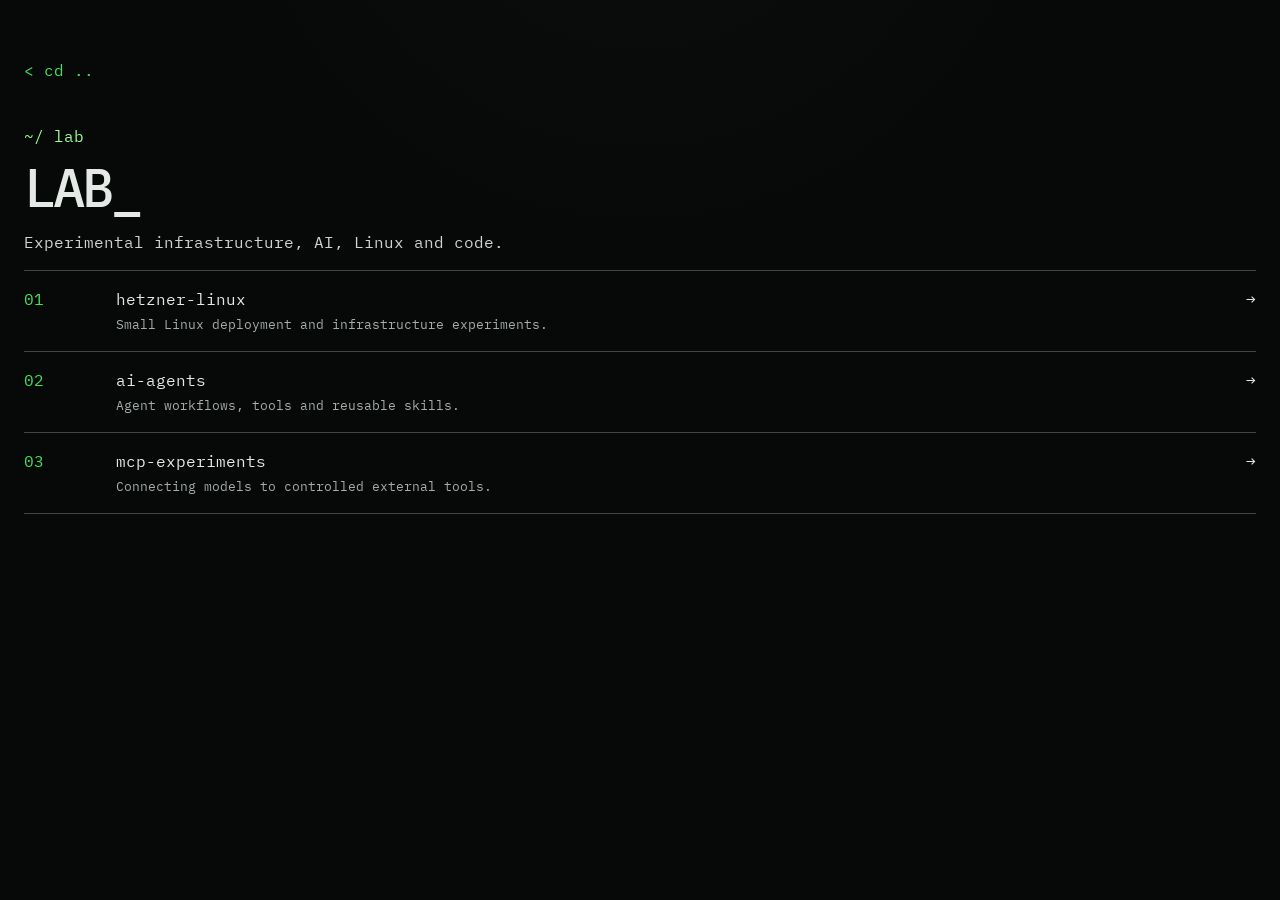
<file: lab.html>
<!doctype html>
<html lang="ca">
<head>
<meta charset="utf-8"><meta name="viewport" content="width=device-width,initial-scale=1">
<title>LAB — CCLW_</title>
<link rel="preconnect" href="https://fonts.googleapis.com">
<link rel="preconnect" href="https://fonts.gstatic.com" crossorigin>
<link href="https://fonts.googleapis.com/css2?family=IBM+Plex+Mono:wght@400;500;600&display=swap" rel="stylesheet">
<link rel="stylesheet" href="./styles.css">
</head>
<body>
<div class="scanlines"></div>
<main class="shell subpage">
<a class="back" href="./index.html">&lt; cd ..</a>
<p class="prompt">~/ lab</p>
<h1>LAB<span class="cursor">_</span></h1>
<p class="lead">Experimental infrastructure, AI, Linux and code.</p>
<div class="project-list"><div class="project-row"><span>01</span><div>hetzner-linux<br><small>Small Linux deployment and infrastructure experiments.</small></div><span>→</span></div>
<div class="project-row"><span>02</span><div>ai-agents<br><small>Agent workflows, tools and reusable skills.</small></div><span>→</span></div>
<div class="project-row"><span>03</span><div>mcp-experiments<br><small>Connecting models to controlled external tools.</small></div><span>→</span></div></div>
</main>
</body>
</html>
</file>
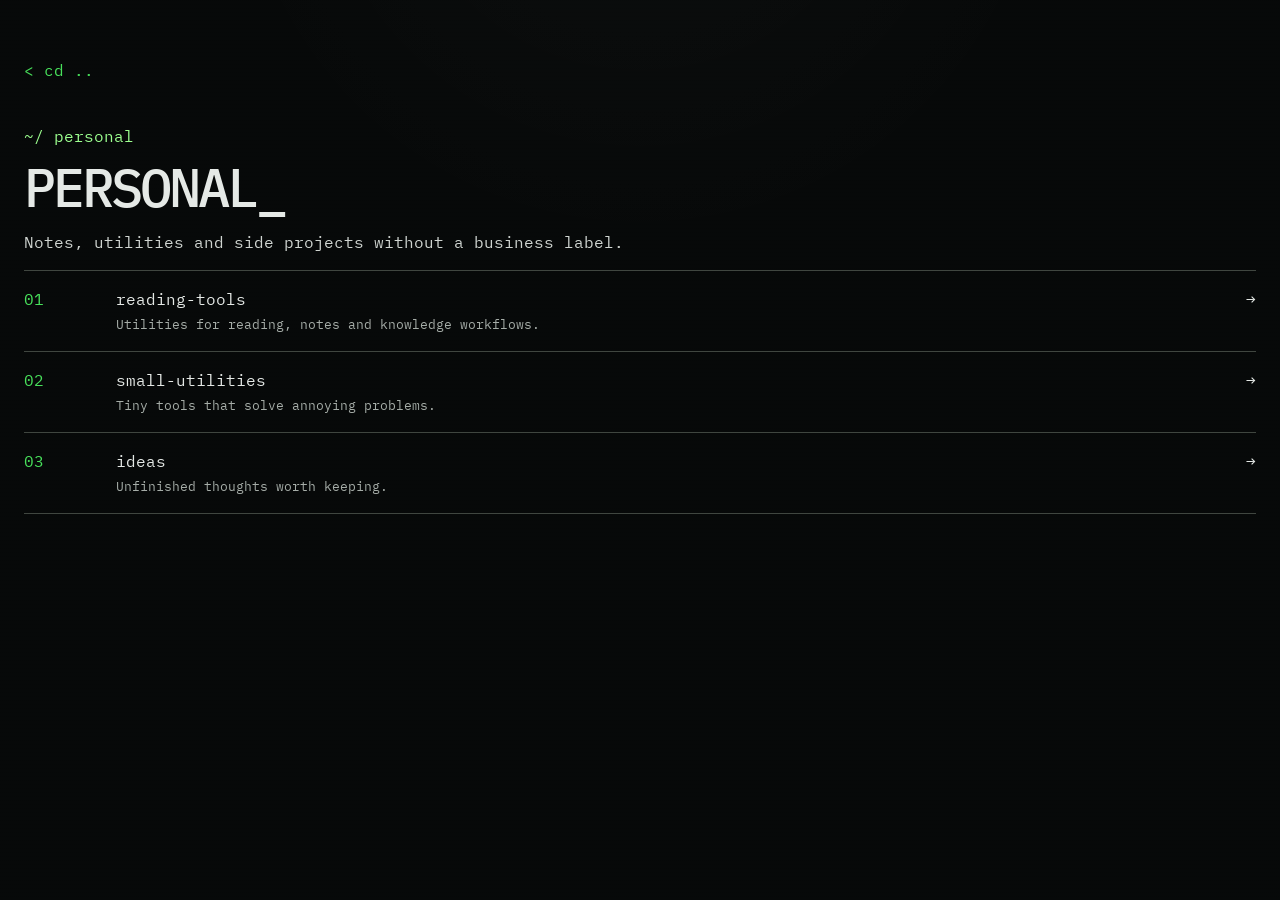
<file: personal.html>
<!doctype html>
<html lang="ca">
<head>
<meta charset="utf-8"><meta name="viewport" content="width=device-width,initial-scale=1">
<title>PERSONAL — CCLW_</title>
<link rel="preconnect" href="https://fonts.googleapis.com">
<link rel="preconnect" href="https://fonts.gstatic.com" crossorigin>
<link href="https://fonts.googleapis.com/css2?family=IBM+Plex+Mono:wght@400;500;600&display=swap" rel="stylesheet">
<link rel="stylesheet" href="./styles.css">
</head>
<body>
<div class="scanlines"></div>
<main class="shell subpage">
<a class="back" href="./index.html">&lt; cd ..</a>
<p class="prompt">~/ personal</p>
<h1>PERSONAL<span class="cursor">_</span></h1>
<p class="lead">Notes, utilities and side projects without a business label.</p>
<div class="project-list"><div class="project-row"><span>01</span><div>reading-tools<br><small>Utilities for reading, notes and knowledge workflows.</small></div><span>→</span></div>
<div class="project-row"><span>02</span><div>small-utilities<br><small>Tiny tools that solve annoying problems.</small></div><span>→</span></div>
<div class="project-row"><span>03</span><div>ideas<br><small>Unfinished thoughts worth keeping.</small></div><span>→</span></div></div>
</main>
</body>
</html>
</file>
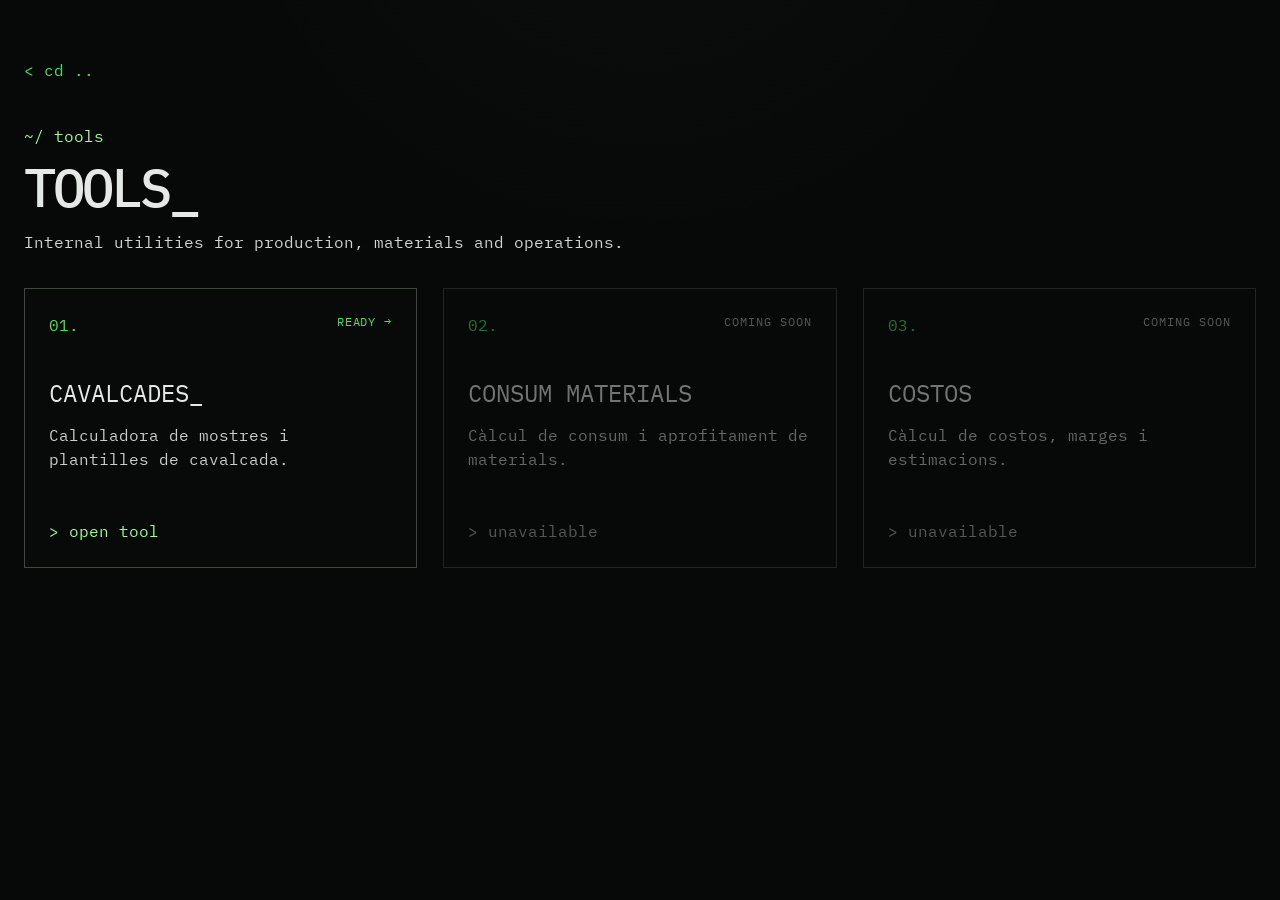
<file: tools.html>
<!doctype html>
<html lang="ca">
<head>
  <meta charset="utf-8">
  <meta name="viewport" content="width=device-width,initial-scale=1">
  <meta name="description" content="CCLW Tools — eines internes de producció.">
  <title>TOOLS — CCLW_</title>
  <link rel="preconnect" href="https://fonts.googleapis.com">
  <link rel="preconnect" href="https://fonts.gstatic.com" crossorigin>
  <link href="https://fonts.googleapis.com/css2?family=IBM+Plex+Mono:wght@400;500;600&display=swap" rel="stylesheet">
  <link rel="stylesheet" href="./styles.css">
</head>
<body>
  <div class="scanlines" aria-hidden="true"></div>
  <main class="shell subpage">
    <a class="back" href="./index.html">&lt; cd ..</a>
    <p class="prompt">~/ tools</p>
    <h1>TOOLS<span class="cursor">_</span></h1>
    <p class="lead">Internal utilities for production, materials and operations.</p>

    <div class="tool-grid" aria-label="Eines disponibles">
      <a class="tool-card tool-card--active" href="./cavalcades.html">
        <div class="tool-card__top"><span>01.</span><span class="tool-status">READY →</span></div>
        <h2>CAVALCADES<span class="cursor">_</span></h2>
        <p>Calculadora de mostres i plantilles de cavalcada.</p>
        <span class="terminal-link">&gt; open tool</span>
      </a>

      <article class="tool-card tool-card--disabled" aria-disabled="true">
        <div class="tool-card__top"><span>02.</span><span class="tool-status">COMING SOON</span></div>
        <h2>CONSUM MATERIALS</h2>
        <p>Càlcul de consum i aprofitament de materials.</p>
        <span class="terminal-link">&gt; unavailable</span>
      </article>

      <article class="tool-card tool-card--disabled" aria-disabled="true">
        <div class="tool-card__top"><span>03.</span><span class="tool-status">COMING SOON</span></div>
        <h2>COSTOS</h2>
        <p>Càlcul de costos, marges i estimacions.</p>
        <span class="terminal-link">&gt; unavailable</span>
      </article>
    </div>
  </main>
</body>
</html>
</file>
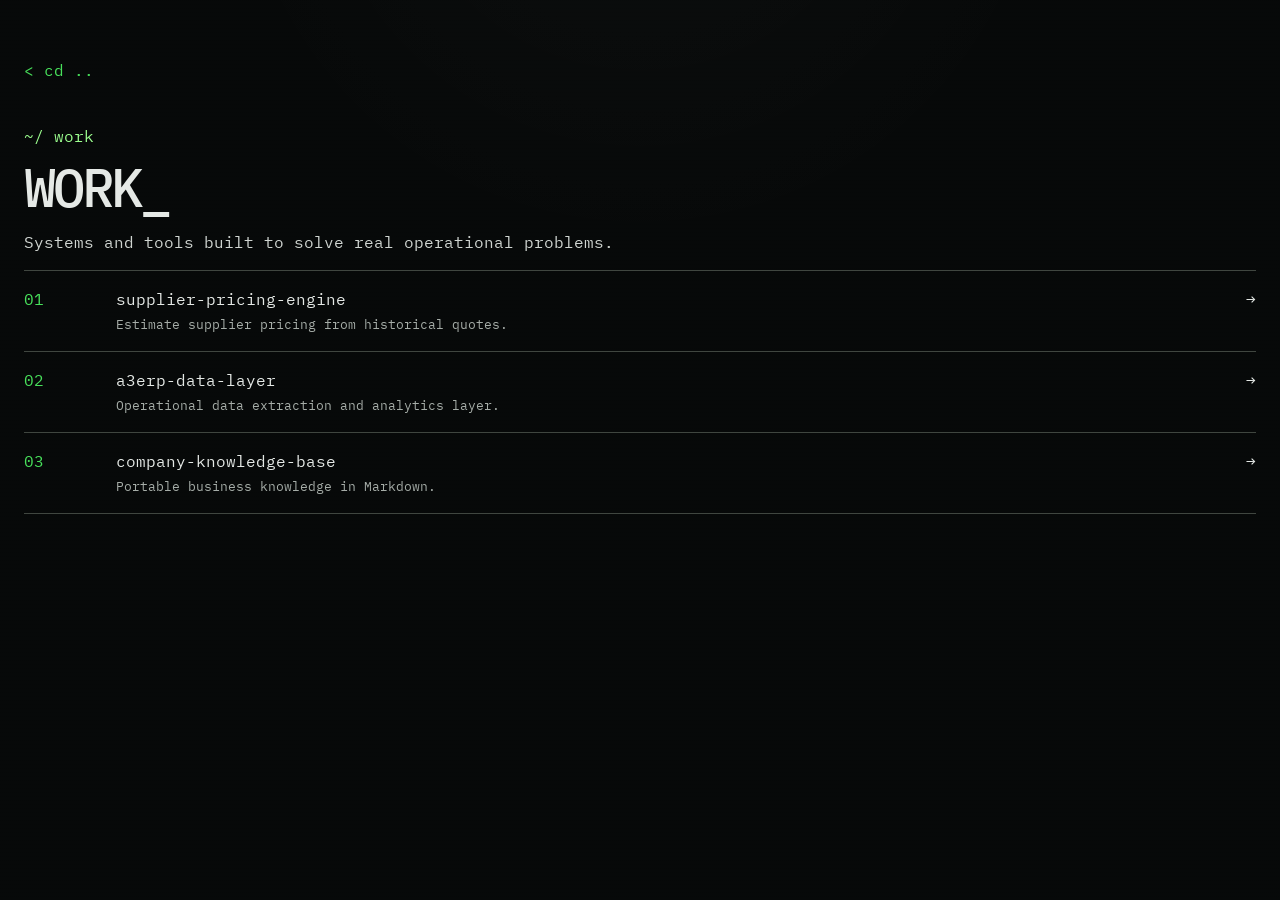
<file: work.html>
<!doctype html>
<html lang="ca">
<head>
<meta charset="utf-8"><meta name="viewport" content="width=device-width,initial-scale=1">
<title>WORK — CCLW_</title>
<link rel="preconnect" href="https://fonts.googleapis.com">
<link rel="preconnect" href="https://fonts.gstatic.com" crossorigin>
<link href="https://fonts.googleapis.com/css2?family=IBM+Plex+Mono:wght@400;500;600&display=swap" rel="stylesheet">
<link rel="stylesheet" href="./styles.css">
</head>
<body>
<div class="scanlines"></div>
<main class="shell subpage">
<a class="back" href="./index.html">&lt; cd ..</a>
<p class="prompt">~/ work</p>
<h1>WORK<span class="cursor">_</span></h1>
<p class="lead">Systems and tools built to solve real operational problems.</p>
<div class="project-list"><div class="project-row"><span>01</span><div>supplier-pricing-engine<br><small>Estimate supplier pricing from historical quotes.</small></div><span>→</span></div>
<div class="project-row"><span>02</span><div>a3erp-data-layer<br><small>Operational data extraction and analytics layer.</small></div><span>→</span></div>
<div class="project-row"><span>03</span><div>company-knowledge-base<br><small>Portable business knowledge in Markdown.</small></div><span>→</span></div></div>
</main>
</body>
</html>
</file>
<file: styles.css>
:root{
  --bg:#070909;
  --panel:#0a0d0c;
  --text:#e5e9e6;
  --muted:#a6ada8;
  --line:#404640;
  --green:#48e15b;
  --green-soft:#9cff8f;
  --max:1440px;
}
*{box-sizing:border-box}
html{scroll-behavior:smooth}
body{
  margin:0;
  min-height:100vh;
  background:
    radial-gradient(circle at 50% -20%, rgba(255,255,255,.025), transparent 35%),
    var(--bg);
  color:var(--text);
  font-family:"IBM Plex Mono",ui-monospace,SFMono-Regular,Consolas,monospace;
  line-height:1.5;
}
a{color:inherit;text-decoration:none}
.shell{width:min(var(--max),calc(100% - 48px));margin-inline:auto}
.scanlines{
  position:fixed;inset:0;pointer-events:none;z-index:999;
  background:repeating-linear-gradient(to bottom,rgba(255,255,255,.012) 0,rgba(255,255,255,.012) 1px,transparent 1px,transparent 4px);
  opacity:.2
}
.topbar{
  display:flex;align-items:center;justify-content:space-between;
  padding:20px 0 14px;
}
.brand-mini{color:var(--green-soft)}
nav{display:flex;align-items:center;gap:26px;color:#c7ccc8}
nav a:hover{color:var(--green)}
.status-dot{width:11px;height:11px;border-radius:50%;background:var(--green);box-shadow:0 0 14px rgba(72,225,91,.35)}

.hero{
  display:grid;grid-template-columns:1.55fr .85fr;gap:64px;align-items:start;
  padding:52px 0 42px;border-bottom:1px solid var(--line);
}
h1{
  font-size:clamp(56px,6.6vw,96px);
  line-height:.88;
  margin:0 0 18px;
  font-weight:500;
  letter-spacing:-.055em
}
.subtitle{
  font-size:clamp(17px,1.7vw,24px);
  color:var(--green);
  margin:0 0 28px
}
.lead{font-size:16px;color:#d0d5d1}
.cursor{animation:blink 1.05s steps(1,end) infinite}
@keyframes blink{50%{opacity:0}}

.status-card{border:1px solid var(--line);margin-top:8px}
.status-card__head{
  display:flex;justify-content:space-between;
  padding:12px 18px;border-bottom:1px solid var(--line);color:var(--green)
}
.status-card dl{margin:0;padding:18px}
.status-card dl div{
  display:grid;grid-template-columns:105px 1fr;
  gap:18px;margin:8px 0
}
.status-card dt{color:#cbd0cc}
.status-card dd{margin:0;color:var(--green)}

.environments{
  padding:22px 0 34px;
  border-bottom:1px solid var(--line)
}
.section-kicker{margin:0 0 20px}
.cards{
  display:grid;
  grid-template-columns:repeat(4,1fr);
  gap:26px
}
.card{
  min-height:420px;
  border:1px solid var(--line);
  padding:24px;
  display:flex;
  flex-direction:column;
  transition:transform .18s ease,border-color .18s ease,background .18s ease;
  background:rgba(255,255,255,.003)
}
.card:hover{
  transform:translateY(-4px);
  border-color:#687168;
  background:rgba(72,225,91,.012)
}
.card-top{
  display:flex;justify-content:space-between;
  color:var(--green);font-size:18px
}
.card h2{
  font-size:27px;
  font-weight:400;
  margin:14px 0 4px
}
.accent-line{
  width:36px;height:2px;background:var(--green);
  margin:0 0 14px
}
.card p{
  color:#c9ceca;
  margin:0 0 14px;
  font-size:15px
}
.card ul{
  list-style:none;
  padding:14px 0 0;
  margin:0;
  border-top:1px dashed #555b56
}
.card li{
  margin:6px 0;
  color:#d8ddd9;
  font-size:15px
}
.card li::before{content:"/ ";color:var(--green)}
.terminal-button{
  margin:auto auto 0;
  display:inline-block;
  border:1px solid #9aa19b;
  padding:8px 22px;
  color:var(--green-soft);
  min-width:190px;
  text-align:center
}
.terminal-button:hover{
  border-color:var(--green);
  background:rgba(72,225,91,.06)
}

.footer-grid{
  display:grid;
  grid-template-columns:1fr auto;
  gap:26px;
  padding:24px 0 38px;
  align-items:end
}
.footer-grid p{margin:.2rem 0}
.footer-grid small{
  display:block;
  margin-top:22px;
  color:#737b75
}
.prompt{color:var(--green-soft)}
.motto{
  border:1px solid #4f8f56;
  padding:12px 16px;
  color:var(--green);
  min-width:220px
}
.hidden-anchor{height:1px}

.subpage{padding:58px 0}
.subpage h1{font-size:54px}
.back{display:inline-block;margin-bottom:26px;color:var(--green)}
.project-list{border-top:1px solid var(--line)}
.project-row{
  display:grid;
  grid-template-columns:70px 1fr auto;
  gap:22px;
  padding:16px 0;
  border-bottom:1px solid var(--line)
}
.project-row span:first-child{color:var(--green)}
.project-row small{color:var(--muted)}

.card--tools{border-color:#4f8f56}
.tool-grid{
  display:grid;
  grid-template-columns:repeat(3,1fr);
  gap:26px;
  margin-top:34px
}
.tool-card{
  min-height:280px;
  border:1px solid var(--line);
  padding:24px;
  display:flex;
  flex-direction:column;
  background:rgba(255,255,255,.003)
}
.tool-card__top{display:flex;justify-content:space-between;gap:18px;color:var(--green)}
.tool-card h2{font-size:24px;font-weight:400;margin:38px 0 12px}
.tool-card p{color:#c9ceca;margin:0 0 24px}
.tool-card--active{transition:transform .18s ease,border-color .18s ease,background .18s ease}
.tool-card--active:hover{transform:translateY(-4px);border-color:var(--green);background:rgba(72,225,91,.025)}
.tool-card--disabled{opacity:.48;cursor:not-allowed}
.tool-status{font-size:12px;letter-spacing:.08em;color:var(--green)}
.tool-card--disabled .tool-status{color:var(--muted)}
.terminal-link{margin-top:auto;color:var(--green-soft)}
.tool-card--disabled .terminal-link{color:var(--muted)}
.module-panel{max-width:760px;border:1px solid #4f8f56;padding:26px;margin-top:34px}
.module-panel p{margin:18px 0 0}
.muted{color:var(--muted)}

@media (max-width:900px){
  .hero{grid-template-columns:1fr;gap:26px;padding-top:38px}
  .cards{grid-template-columns:1fr}
  nav{display:none}
  .status-card{max-width:600px}
  .card{min-height:auto}
  .tool-grid{grid-template-columns:1fr}
}
@media (max-width:1180px) and (min-width:901px){
  .cards{grid-template-columns:repeat(2,1fr)}
}
@media (max-width:560px){
  .shell{width:min(100% - 28px,var(--max))}
  .topbar{padding-top:18px}
  .hero{padding-top:28px}
  h1{font-size:56px}
  .status-card dl div{grid-template-columns:90px 1fr;gap:10px}
  .footer-grid{grid-template-columns:1fr}
  .motto{min-width:0}
}
</file>
